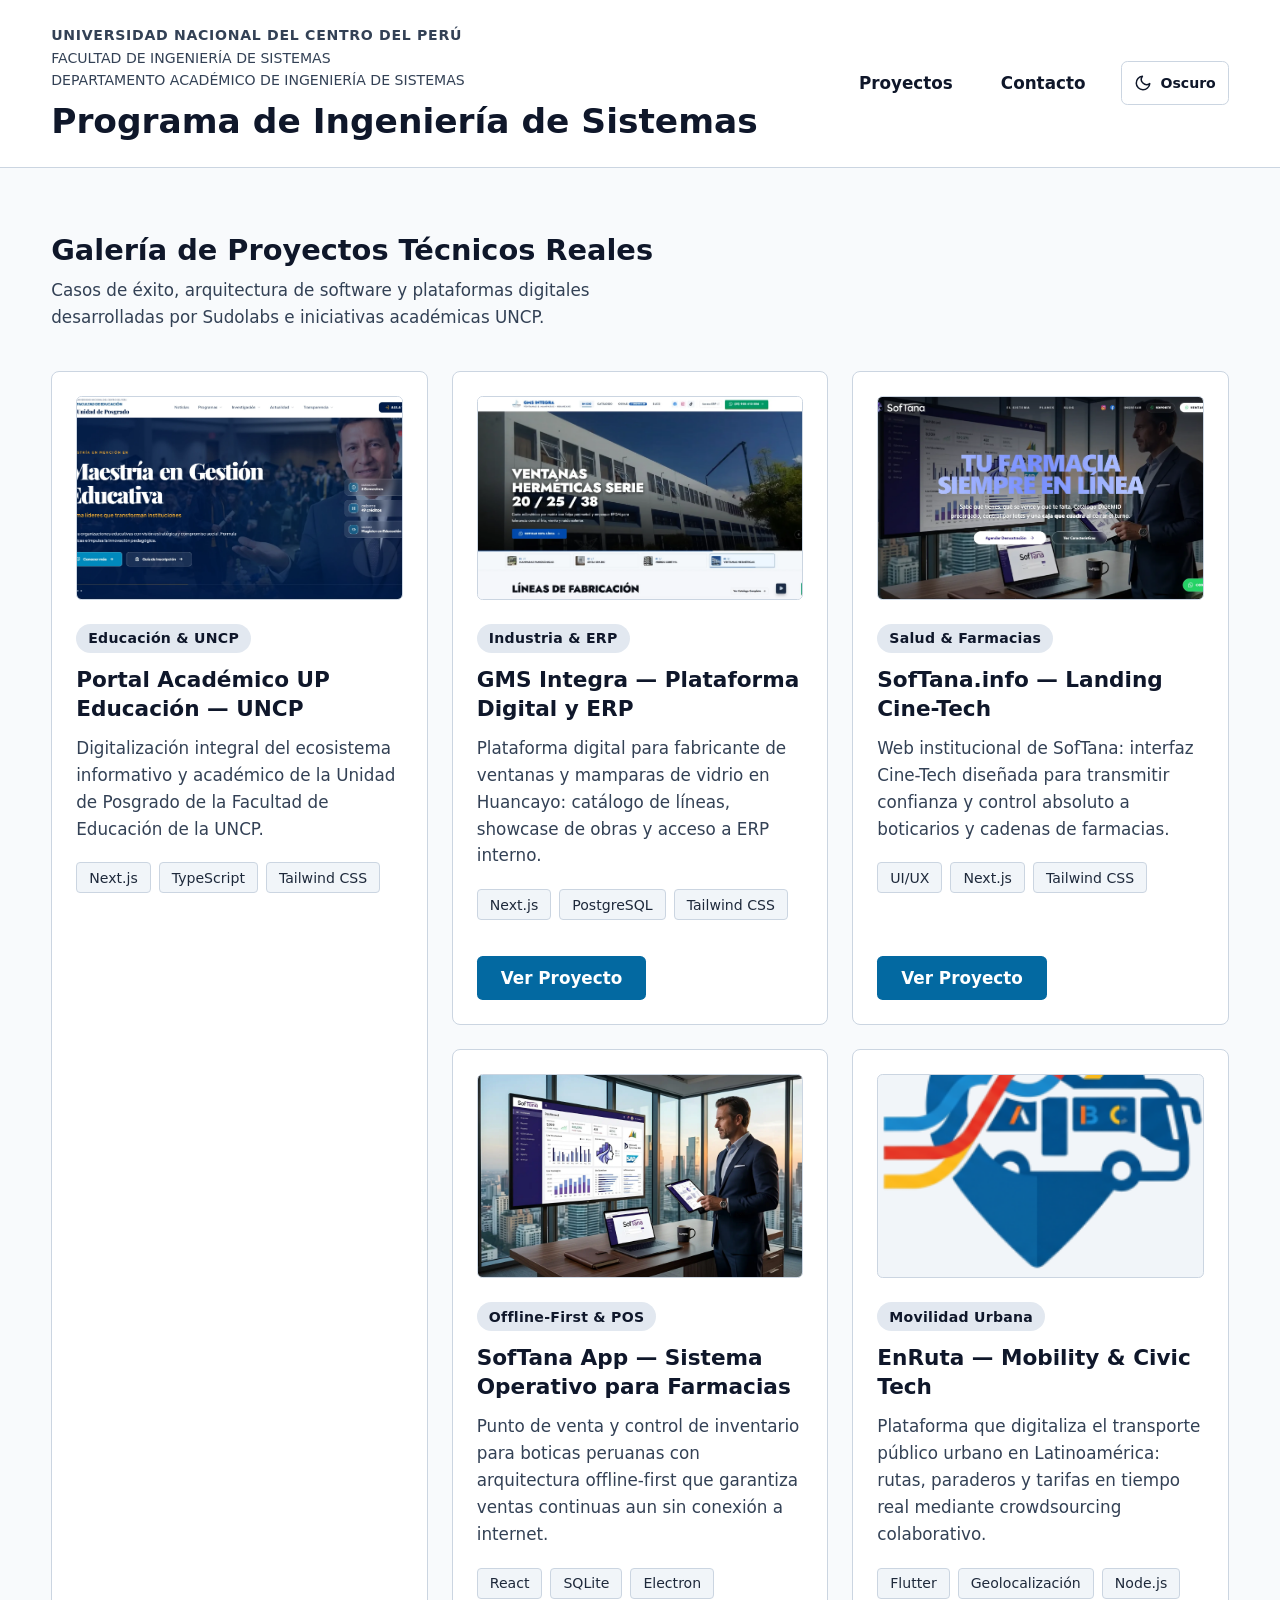
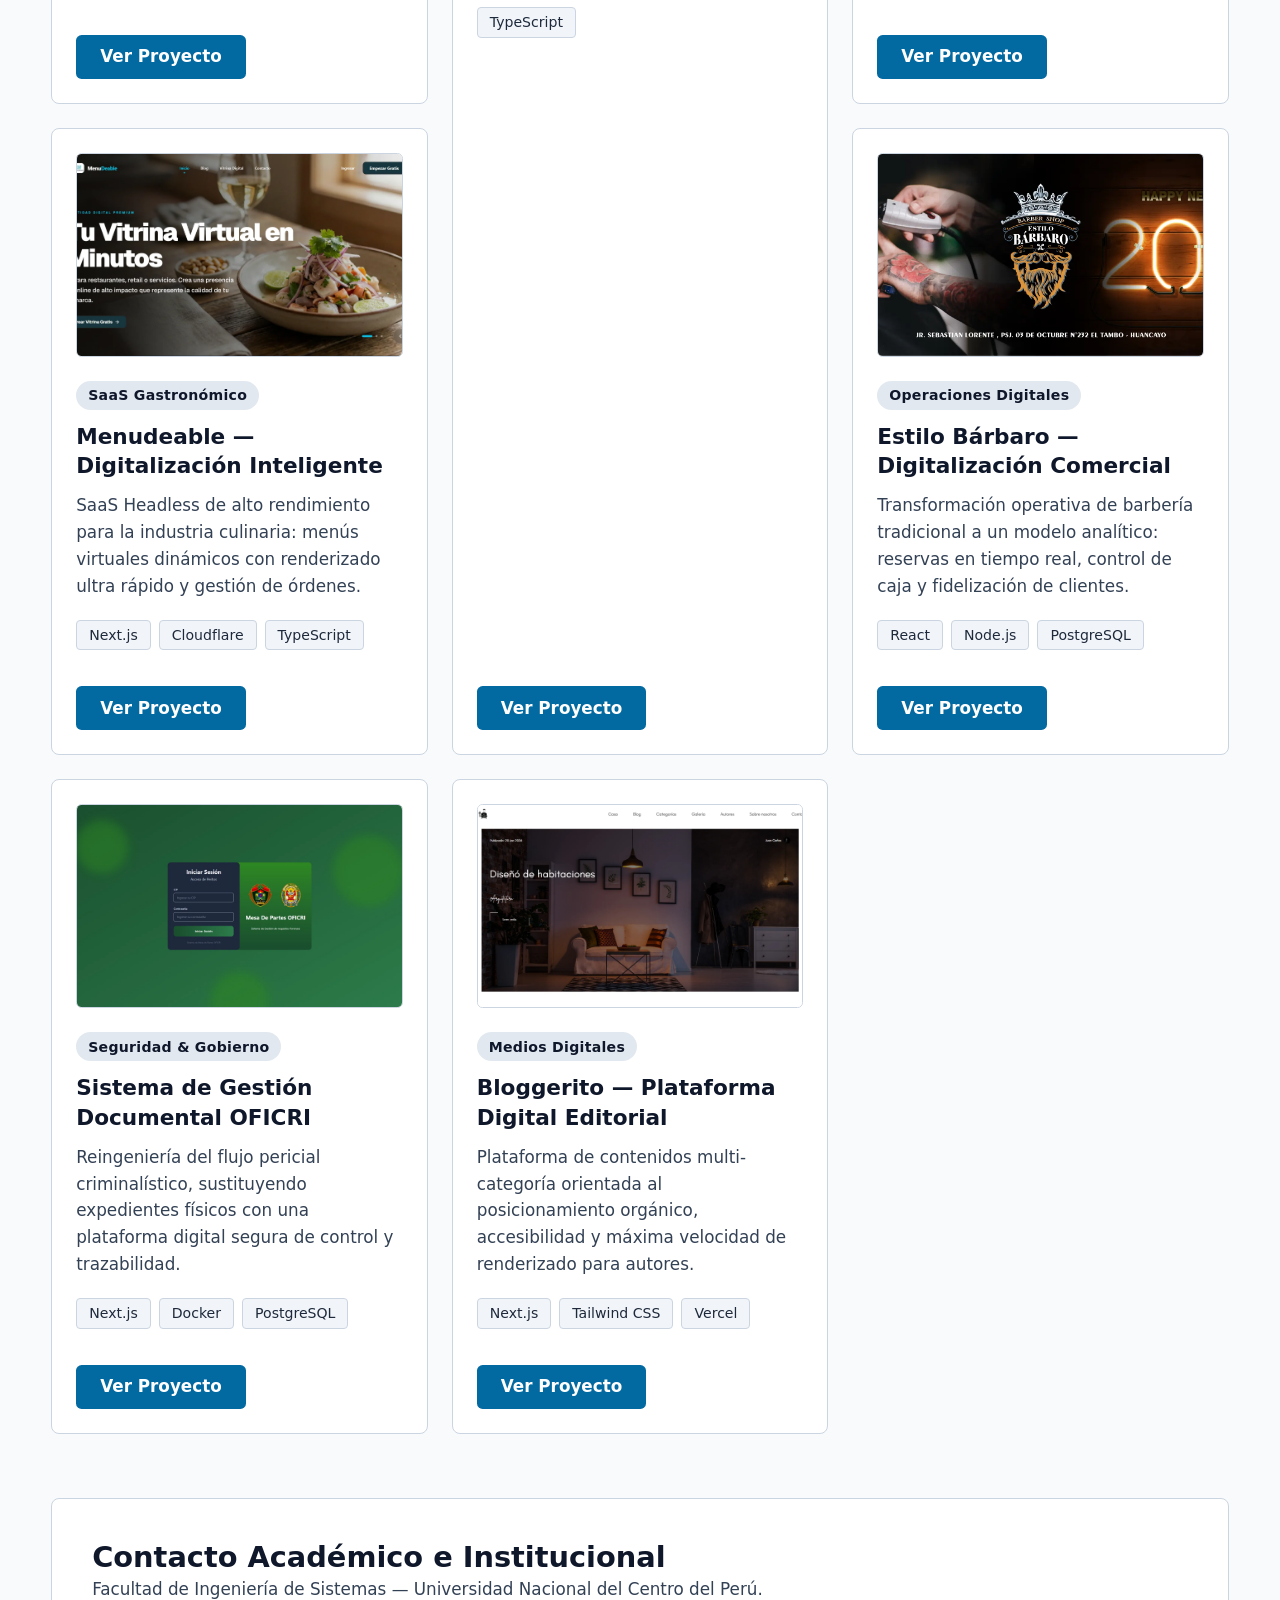
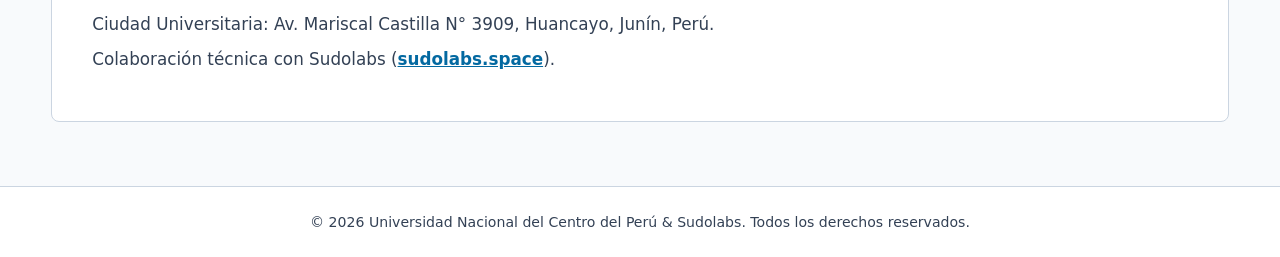
<file: index.html>
<!DOCTYPE html>
<html lang="es">
<head>
  <meta charset="UTF-8">
  <meta name="viewport" content="width=device-width, initial-scale=1.0">
  <meta name="description" content="Galería de Proyectos Técnicos de la Facultad de Ingeniería de Sistemas de la Universidad Nacional del Centro del Perú (UNCP) en colaboración con Sudolabs.">
  <title>Galería de Proyectos Técnicos | UNCP - FIS &amp; Sudolabs</title>
  <link rel="stylesheet" href="styles.css">
</head>
<body>

  <!-- Skip-link accesible visible al recibir foco -->
  <a href="#contenido-principal" class="skip-link">Saltar al contenido principal</a>

  <!-- Encabezado con información institucional y navegación semántica con ARIA -->
  <header class="site-header">
    <div class="contenedor header-inner">
      <div class="institucion">
        <p class="institucion__universidad">UNIVERSIDAD NACIONAL DEL CENTRO DEL PERÚ</p>
        <p class="institucion__facultad">FACULTAD DE INGENIERÍA DE SISTEMAS</p>
        <p class="institucion__departamento">DEPARTAMENTO ACADÉMICO DE INGENIERÍA DE SISTEMAS</p>
        <h1 class="institucion__programa">Programa de Ingeniería de Sistemas</h1>
      </div>
      <div class="header-actions">
        <nav class="main-nav" role="navigation" aria-label="Navegación principal">
          <ul class="nav-list">
            <li><a href="#proyectos" class="nav-link">Proyectos</a></li>
            <li><a href="#contacto" class="nav-link">Contacto</a></li>
          </ul>
        </nav>
        <!-- Botón accesible de Modo Claro/Oscuro -->
        <button type="button" id="theme-toggle-btn" class="theme-toggle-btn" aria-label="Cambiar tema de color" aria-pressed="false">
          <svg class="theme-icon theme-icon--sun" aria-hidden="true" width="18" height="18" viewBox="0 0 24 24" fill="none" stroke="currentColor" stroke-width="2" stroke-linecap="round" stroke-linejoin="round">
            <circle cx="12" cy="12" r="5"></circle>
            <line x1="12" y1="1" x2="12" y2="3"></line>
            <line x1="12" y1="21" x2="12" y2="23"></line>
            <line x1="4.22" y1="4.22" x2="5.64" y2="5.64"></line>
            <line x1="18.36" y1="18.36" x2="19.78" y2="19.78"></line>
            <line x1="1" y1="12" x2="3" y2="12"></line>
            <line x1="21" y1="12" x2="23" y2="12"></line>
            <line x1="4.22" y1="19.78" x2="5.64" y2="18.36"></line>
            <line x1="18.36" y1="5.64" x2="19.78" y2="4.22"></line>
          </svg>
          <svg class="theme-icon theme-icon--moon" aria-hidden="true" width="18" height="18" viewBox="0 0 24 24" fill="none" stroke="currentColor" stroke-width="2" stroke-linecap="round" stroke-linejoin="round">
            <path d="M21 12.79A9 9 0 1 1 11.21 3 7 7 0 0 0 21 12.79z"></path>
          </svg>
          <span class="theme-toggle-label" id="theme-toggle-text">Oscuro</span>
        </button>
      </div>
    </div>
  </header>

  <!-- Contenido principal semántico -->
  <main id="contenido-principal" class="site-main">
    <section id="proyectos" class="seccion-proyectos contenedor" aria-labelledby="titulo-proyectos">
      <header class="seccion-header">
        <h2 id="titulo-proyectos" class="seccion-titulo">Galería de Proyectos Técnicos Reales</h2>
        <p class="seccion-desc">Casos de éxito, arquitectura de software y plataformas digitales desarrolladas por Sudolabs e iniciativas académicas UNCP.</p>
      </header>

      <!-- Layout Híbrido: CSS Grid asimétrico (masonry) con Flexbox interno -->
      <div class="galeria-grid">

        <!-- Proyecto 1 (Destacado - Asimétrico) -->
        <article class="card card--destacada">
          <div class="card__media">
            <img src="assets/projects/up-educacion/portada.webp" alt="Captura de pantalla del Portal Académico de Posgrado de la Facultad de Educación UNCP" width="600" height="375" class="card__img">
          </div>
          <div class="card__cuerpo">
            <span class="badge">Educación &amp; UNCP</span>
            <h3 class="card__titulo">Portal Académico UP Educación — UNCP</h3>
            <p class="card__descripcion">
              Digitalización integral del ecosistema informativo y académico de la Unidad de Posgrado de la Facultad de Educación de la UNCP.
            </p>
            <div class="card__tags" aria-label="Tecnologías del Portal Académico UP Educación">
              <span class="tag">Next.js</span>
              <span class="tag">TypeScript</span>
              <span class="tag">Tailwind CSS</span>
            </div>
          </div>
          <footer class="card__footer">
            <a href="https://www.sudolabs.space/proyectos/up-educacion" target="_blank" rel="noopener noreferrer" class="btn-enlace" aria-label="Ver caso de estudio del Portal Académico UP Educación UNCP">Ver Proyecto</a>
          </footer>
        </article>

        <!-- Proyecto 2 -->
        <article class="card">
          <div class="card__media">
            <img src="assets/projects/gms-integra/portada.webp" alt="Vista del catálogo y ERP digital de GMS Integra" width="600" height="375" loading="lazy" class="card__img">
          </div>
          <div class="card__cuerpo">
            <span class="badge">Industria &amp; ERP</span>
            <h3 class="card__titulo">GMS Integra — Plataforma Digital y ERP</h3>
            <p class="card__descripcion">
              Plataforma digital para fabricante de ventanas y mamparas de vidrio en Huancayo: catálogo de líneas, showcase de obras y acceso a ERP interno.
            </p>
            <div class="card__tags" aria-label="Tecnologías de GMS Integra">
              <span class="tag">Next.js</span>
              <span class="tag">PostgreSQL</span>
              <span class="tag">Tailwind CSS</span>
            </div>
          </div>
          <footer class="card__footer">
            <a href="https://www.sudolabs.space/proyectos/gms-integra" target="_blank" rel="noopener noreferrer" class="btn-enlace" aria-label="Ver detalles de la plataforma GMS Integra">Ver Proyecto</a>
          </footer>
        </article>

        <!-- Proyecto 3 -->
        <article class="card">
          <div class="card__media">
            <img src="assets/projects/softana-info/portada.webp" alt="Diseño Cine-Tech de la web institucional de SofTana" width="600" height="375" loading="lazy" class="card__img">
          </div>
          <div class="card__cuerpo">
            <span class="badge">Salud &amp; Farmacias</span>
            <h3 class="card__titulo">SofTana.info — Landing Cine-Tech</h3>
            <p class="card__descripcion">
              Web institucional de SofTana: interfaz Cine-Tech diseñada para transmitir confianza y control absoluto a boticarios y cadenas de farmacias.
            </p>
            <div class="card__tags" aria-label="Tecnologías de SofTana Info">
              <span class="tag">UI/UX</span>
              <span class="tag">Next.js</span>
              <span class="tag">Tailwind CSS</span>
            </div>
          </div>
          <footer class="card__footer">
            <a href="https://www.sudolabs.space/proyectos/softana-info" target="_blank" rel="noopener noreferrer" class="btn-enlace" aria-label="Ver landing institucional de SofTana">Ver Proyecto</a>
          </footer>
        </article>

        <!-- Proyecto 4 (Destacado - Asimétrico) -->
        <article class="card card--destacada">
          <div class="card__media">
            <img src="assets/projects/softana-app/portada.webp" alt="Panel de control e inventario offline en SofTana App" width="600" height="375" loading="lazy" class="card__img">
          </div>
          <div class="card__cuerpo">
            <span class="badge">Offline-First &amp; POS</span>
            <h3 class="card__titulo">SofTana App — Sistema Operativo para Farmacias</h3>
            <p class="card__descripcion">
              Punto de venta y control de inventario para boticas peruanas con arquitectura offline-first que garantiza ventas continuas aun sin conexión a internet.
            </p>
            <div class="card__tags" aria-label="Tecnologías de SofTana App">
              <span class="tag">React</span>
              <span class="tag">SQLite</span>
              <span class="tag">Electron</span>
              <span class="tag">TypeScript</span>
            </div>
          </div>
          <footer class="card__footer">
            <a href="https://www.sudolabs.space/proyectos/softana-app" target="_blank" rel="noopener noreferrer" class="btn-enlace" aria-label="Ver sistema de punto de venta SofTana App">Ver Proyecto</a>
          </footer>
        </article>

        <!-- Proyecto 5 -->
        <article class="card">
          <div class="card__media">
            <img src="assets/projects/enruta/logo.webp" alt="Identidad visual de la plataforma EnRuta Mobility" width="600" height="375" loading="lazy" class="card__img">
          </div>
          <div class="card__cuerpo">
            <span class="badge">Movilidad Urbana</span>
            <h3 class="card__titulo">EnRuta — Mobility &amp; Civic Tech</h3>
            <p class="card__descripcion">
              Plataforma que digitaliza el transporte público urbano en Latinoamérica: rutas, paraderos y tarifas en tiempo real mediante crowdsourcing colaborativo.
            </p>
            <div class="card__tags" aria-label="Tecnologías de EnRuta">
              <span class="tag">Flutter</span>
              <span class="tag">Geolocalización</span>
              <span class="tag">Node.js</span>
            </div>
          </div>
          <footer class="card__footer">
            <a href="https://www.sudolabs.space/proyectos/enruta" target="_blank" rel="noopener noreferrer" class="btn-enlace" aria-label="Ver detalles de EnRuta Mobility">Ver Proyecto</a>
          </footer>
        </article>

        <!-- Proyecto 6 -->
        <article class="card">
          <div class="card__media">
            <img src="assets/projects/menudeable/portada.webp" alt="Vitrinas interactivas gastronómicas en Menudeable" width="600" height="375" loading="lazy" class="card__img">
          </div>
          <div class="card__cuerpo">
            <span class="badge">SaaS Gastronómico</span>
            <h3 class="card__titulo">Menudeable — Digitalización Inteligente</h3>
            <p class="card__descripcion">
              SaaS Headless de alto rendimiento para la industria culinaria: menús virtuales dinámicos con renderizado ultra rápido y gestión de órdenes.
            </p>
            <div class="card__tags" aria-label="Tecnologías de Menudeable">
              <span class="tag">Next.js</span>
              <span class="tag">Cloudflare</span>
              <span class="tag">TypeScript</span>
            </div>
          </div>
          <footer class="card__footer">
            <a href="https://www.sudolabs.space/proyectos/menudeable" target="_blank" rel="noopener noreferrer" class="btn-enlace" aria-label="Ver plataforma SaaS Menudeable">Ver Proyecto</a>
          </footer>
        </article>

        <!-- Proyecto 7 -->
        <article class="card">
          <div class="card__media">
            <img src="assets/projects/estilo-barbaro/portada.webp" alt="Panel de reservas y finanzas de Estilo Bárbaro" width="600" height="375" loading="lazy" class="card__img">
          </div>
          <div class="card__cuerpo">
            <span class="badge">Operaciones Digitales</span>
            <h3 class="card__titulo">Estilo Bárbaro — Digitalización Comercial</h3>
            <p class="card__descripcion">
              Transformación operativa de barbería tradicional a un modelo analítico: reservas en tiempo real, control de caja y fidelización de clientes.
            </p>
            <div class="card__tags" aria-label="Tecnologías de Estilo Bárbaro">
              <span class="tag">React</span>
              <span class="tag">Node.js</span>
              <span class="tag">PostgreSQL</span>
            </div>
          </div>
          <footer class="card__footer">
            <a href="https://www.sudolabs.space/proyectos/estilo-barbaro" target="_blank" rel="noopener noreferrer" class="btn-enlace" aria-label="Ver caso de estudio de Estilo Bárbaro">Ver Proyecto</a>
          </footer>
        </article>

        <!-- Proyecto 8 -->
        <article class="card">
          <div class="card__media">
            <img src="assets/projects/oficri-pnp/portada.webp" alt="Módulo de digitalización documental criminalística OFICRI" width="600" height="375" loading="lazy" class="card__img">
          </div>
          <div class="card__cuerpo">
            <span class="badge">Seguridad &amp; Gobierno</span>
            <h3 class="card__titulo">Sistema de Gestión Documental OFICRI</h3>
            <p class="card__descripcion">
              Reingeniería del flujo pericial criminalístico, sustituyendo expedientes físicos con una plataforma digital segura de control y trazabilidad.
            </p>
            <div class="card__tags" aria-label="Tecnologías de OFICRI">
              <span class="tag">Next.js</span>
              <span class="tag">Docker</span>
              <span class="tag">PostgreSQL</span>
            </div>
          </div>
          <footer class="card__footer">
            <a href="https://www.sudolabs.space/proyectos/oficri-pnp" target="_blank" rel="noopener noreferrer" class="btn-enlace" aria-label="Ver detalles del sistema documental OFICRI">Ver Proyecto</a>
          </footer>
        </article>

        <!-- Proyecto 9 -->
        <article class="card">
          <div class="card__media">
            <img src="assets/projects/bloggerito/portada.webp" alt="Interfaz editorial y catálogo de artículos en Bloggerito" width="600" height="375" loading="lazy" class="card__img">
          </div>
          <div class="card__cuerpo">
            <span class="badge">Medios Digitales</span>
            <h3 class="card__titulo">Bloggerito — Plataforma Digital Editorial</h3>
            <p class="card__descripcion">
              Plataforma de contenidos multi-categoría orientada al posicionamiento orgánico, accesibilidad y máxima velocidad de renderizado para autores.
            </p>
            <div class="card__tags" aria-label="Tecnologías de Bloggerito">
              <span class="tag">Next.js</span>
              <span class="tag">Tailwind CSS</span>
              <span class="tag">Vercel</span>
            </div>
          </div>
          <footer class="card__footer">
            <a href="https://www.sudolabs.space/proyectos/bloggerito" target="_blank" rel="noopener noreferrer" class="btn-enlace" aria-label="Ver plataforma digital Bloggerito">Ver Proyecto</a>
          </footer>
        </article>

      </div>
    </section>

    <!-- Sección de contacto/institucional accesible -->
    <section id="contacto" class="seccion-contacto contenedor" aria-labelledby="titulo-contacto">
      <h2 id="titulo-contacto" class="seccion-titulo">Contacto Académico e Institucional</h2>
      <p>Facultad de Ingeniería de Sistemas — Universidad Nacional del Centro del Perú.</p>
      <p>Ciudad Universitaria: Av. Mariscal Castilla N° 3909, Huancayo, Junín, Perú.</p>
      <p>Colaboración técnica con Sudolabs (<a href="https://www.sudolabs.space" target="_blank" rel="noopener noreferrer" class="link-externo">sudolabs.space</a>).</p>
    </section>
  </main>

  <!-- Pie de página semántico -->
  <footer class="site-footer">
    <div class="contenedor footer-inner">
      <p>&copy; 2026 Universidad Nacional del Centro del Perú &amp; Sudolabs. Todos los derechos reservados.</p>
    </div>
  </footer>

  <!-- Script accesible para alternar tema y respetar prefers-color-scheme -->
  <script>
    const btnTema = document.getElementById('theme-toggle-btn');
    const textoBtnTema = document.getElementById('theme-toggle-text');
    const mediaQueryDark = window.matchMedia('(prefers-color-scheme: dark)');

    function setTema(esOscuro) {
      document.documentElement.setAttribute('data-theme', esOscuro ? 'dark' : 'light');
      btnTema.setAttribute('aria-pressed', esOscuro ? 'true' : 'false');
      btnTema.setAttribute('aria-label', esOscuro ? 'Cambiar a modo claro' : 'Cambiar a modo oscuro');
      if (textoBtnTema) {
        textoBtnTema.textContent = esOscuro ? 'Claro' : 'Oscuro';
      }
    }

    // Inicialización: preferencia guardada o valor del sistema
    const temaGuardado = localStorage.getItem('theme-preference');
    if (temaGuardado) {
      setTema(temaGuardado === 'dark');
    } else {
      setTema(mediaQueryDark.matches);
    }

    // Escucha cambios del sistema operativo si el usuario no guardó preferencia
    mediaQueryDark.addEventListener('change', (e) => {
      if (!localStorage.getItem('theme-preference')) {
        setTema(e.matches);
      }
    });

    // Clic manual en el botón
    btnTema.addEventListener('click', () => {
      const temaActual = document.documentElement.getAttribute('data-theme');
      const nuevoTemaEsOscuro = temaActual !== 'dark';
      setTema(nuevoTemaEsOscuro);
      localStorage.setItem('theme-preference', nuevoTemaEsOscuro ? 'dark' : 'light');
    });
  </script>
</body>
</html>
</file>
<file: styles.css>
/* ==========================================================================
   SISTEMA DE VARIABLES Y TOKENS DE DISEÑO
   Tipografía y espaciado fluidos usando clamp(), calc() y sin px en contenedores
   ========================================================================== */

:root {
  /* Paleta cromática en Modo Claro (cumplimiento estricto WCAG AAA / AA) */
  --color-fondo: #f8fafc;
  --color-superficie: #ffffff;
  --color-texto-principal: #0f172a;   /* Ratio > 19:1 sobre fondo claro */
  --color-texto-secundario: #334155;  /* Ratio > 9:1 sobre fondo claro */
  --color-borde: #cbd5e1;
  --color-acento: #0369a1;            /* Ratio > 5.8:1 sobre blanco */
  --color-acento-texto: #ffffff;
  --color-badge-fondo: #e2e8f0;
  --color-badge-texto: #0f172a;
  --color-tag-fondo: #f1f5f9;
  --color-tag-texto: #1e293b;
  --color-foco: #ea580c;              /* Contraste visible para navegación teclado */

  /* Espaciado modular fluido con calc() */
  --espacio-base: 1rem;
  --espacio-xs: calc(var(--espacio-base) * 0.5);
  --espacio-sm: calc(var(--espacio-base) * 0.75);
  --espacio-md: calc(var(--espacio-base) * 1.5);
  --espacio-lg: calc(var(--espacio-base) * 2.5);
  --espacio-xl: calc(var(--espacio-base) * 4);

  /* Tipografía fluida con clamp() */
  --fuente-familia: system-ui, -apple-system, "Segoe UI", Roboto, Helvetica, Arial, sans-serif;
  --tamano-h1: clamp(1.35rem, 2.5vw + 0.75rem, 2.15rem);
  --tamano-h2: clamp(1.2rem, 2vw + 0.6rem, 1.8rem);
  --tamano-h3: clamp(1.05rem, 1.2vw + 0.5rem, 1.35rem);
  --tamano-cuerpo: clamp(0.95rem, 0.45vw + 0.8rem, 1.05rem);
  --tamano-pequeno: clamp(0.8rem, 0.35vw + 0.7rem, 0.88rem);

  /* Transición suave global para cambio de tema */
  --transicion-suave: background-color 0.3s ease, color 0.3s ease, border-color 0.3s ease, box-shadow 0.3s ease;
}

/* ==========================================================================
   MODO OSCURO (prefers-color-scheme: dark)
   Transición sin recarga preservando ratios de contraste accesibles
   ========================================================================== */

@media (prefers-color-scheme: dark) {
  :root:not([data-theme="light"]) {
    --color-fondo: #0b1120;
    --color-superficie: #1e293b;
    --color-texto-principal: #f8fafc;   /* Ratio > 15:1 sobre superficie oscura */
    --color-texto-secundario: #cbd5e1;  /* Ratio > 9:1 sobre superficie oscura */
    --color-borde: #334155;
    --color-acento: #38bdf8;            /* Ratio > 7.5:1 sobre superficie oscura */
    --color-acento-texto: #0b1120;
    --color-badge-fondo: #0f172a;
    --color-badge-texto: #38bdf8;
    --color-tag-fondo: #0f172a;
    --color-tag-texto: #e2e8f0;
    --color-foco: #fbbf24;
  }
}

[data-theme="dark"] {
  --color-fondo: #0b1120;
  --color-superficie: #1e293b;
  --color-texto-principal: #f8fafc;
  --color-texto-secundario: #cbd5e1;
  --color-borde: #334155;
  --color-acento: #38bdf8;
  --color-acento-texto: #0b1120;
  --color-badge-fondo: #0f172a;
  --color-badge-texto: #38bdf8;
  --color-tag-fondo: #0f172a;
  --color-tag-texto: #e2e8f0;
  --color-foco: #fbbf24;
}

/* ==========================================================================
   RESET BÁSICO Y ACCESIBILIDAD GENERAL
   ========================================================================== */

*,
*::before,
*::after {
  box-sizing: border-box;
  margin: 0;
  padding: 0;
}

html {
  font-size: 100%;
  scroll-behavior: smooth;
}

body {
  font-family: var(--fuente-familia);
  font-size: var(--tamano-cuerpo);
  line-height: 1.6;
  color: var(--color-texto-principal);
  background-color: var(--color-fondo);
  transition: var(--transicion-suave);
  min-height: 100vh;
  display: flex;
  flex-direction: column;
}

/* Indicador de foco visible de alta visibilidad para accesibilidad */
:focus-visible {
  outline: 0.2rem solid var(--color-foco);
  outline-offset: 0.2rem;
}

/* ==========================================================================
   SKIP-LINK (Salto accesible para usuarios de teclado y lectores de pantalla)
   ========================================================================== */

.skip-link {
  position: absolute;
  top: -999rem;
  left: 1rem;
  z-index: 1000;
  padding: var(--espacio-sm) var(--espacio-md);
  background-color: var(--color-texto-principal);
  color: var(--color-fondo);
  font-weight: 700;
  text-decoration: none;
  border-radius: 0.35rem;
  transition: top 0.2s ease;
}

.skip-link:focus,
.skip-link:focus-visible {
  top: 1rem;
}

/* ==========================================================================
   CONTENEDORES Y ESTRUCTURA GENERAL (Sin px fijos)
   ========================================================================== */

.contenedor {
  width: min(92%, 75rem);
  margin-inline: auto;
}

/* Encabezado Institucional */
.site-header {
  background-color: var(--color-superficie);
  border-bottom: 0.08rem solid var(--color-borde);
  padding-block: var(--espacio-md);
  transition: var(--transicion-suave);
}

.header-inner {
  display: flex;
  flex-direction: column;
  gap: var(--espacio-md);
}

@media (min-width: 48rem) {
  .header-inner {
    flex-direction: row;
    justify-content: space-between;
    align-items: center;
  }
}

.institucion__universidad {
  font-size: var(--tamano-pequeno);
  font-weight: 700;
  letter-spacing: 0.05em;
  color: var(--color-texto-secundario);
}

.institucion__facultad,
.institucion__departamento {
  font-size: var(--tamano-pequeno);
  color: var(--color-texto-secundario);
}

.institucion__programa {
  font-size: var(--tamano-h1);
  color: var(--color-texto-principal);
  margin-top: var(--espacio-xs);
  line-height: 1.25;
}

.header-actions {
  display: flex;
  align-items: center;
  gap: var(--espacio-md);
  flex-wrap: wrap;
}

/* Navegación accesible */
.nav-list {
  display: flex;
  list-style: none;
  gap: var(--espacio-md);
}

.nav-link {
  display: inline-flex;
  align-items: center;
  min-height: 2.75rem; /* Tamaño táctil accesible >= 44px para Lighthouse */
  padding-inline: var(--espacio-sm);
  color: var(--color-texto-principal);
  text-decoration: none;
  font-weight: 600;
  border-radius: 0.25rem;
  transition: color 0.2s ease;
}

.nav-link:hover {
  color: var(--color-acento);
  text-decoration: underline;
}

/* Botón accesible de alternancia de tema */
.theme-toggle-btn {
  display: inline-flex;
  align-items: center;
  gap: var(--espacio-xs);
  min-height: 2.75rem; /* Tamaño táctil accesible >= 44px */
  padding-inline: var(--espacio-sm);
  background-color: var(--color-superficie);
  color: var(--color-texto-principal);
  border: 0.08rem solid var(--color-borde);
  border-radius: 0.4rem;
  font-family: inherit;
  font-size: var(--tamano-pequeno);
  font-weight: 600;
  cursor: pointer;
  transition: var(--transicion-suave);
}

.theme-toggle-btn:hover {
  border-color: var(--color-acento);
  color: var(--color-acento);
}

/* Visibilidad de iconos Sol/Luna según estado */
.theme-icon--sun {
  display: none;
}
.theme-icon--moon {
  display: block;
}

[data-theme="dark"] .theme-icon--sun {
  display: block;
}
[data-theme="dark"] .theme-icon--moon {
  display: none;
}

@media (prefers-color-scheme: dark) {
  :root:not([data-theme="light"]) .theme-icon--sun {
    display: block;
  }
  :root:not([data-theme="light"]) .theme-icon--moon {
    display: none;
  }
}

/* ==========================================================================
   CONTENIDO PRINCIPAL Y SECCIONES
   ========================================================================== */

.site-main {
  flex: 1;
  padding-block: var(--espacio-xl);
}

.seccion-header {
  margin-bottom: var(--espacio-lg);
}

.seccion-titulo {
  font-size: var(--tamano-h2);
  color: var(--color-texto-principal);
  line-height: 1.3;
}

.seccion-desc {
  color: var(--color-texto-secundario);
  margin-top: var(--espacio-xs);
  max-width: 55ch;
}

/* ==========================================================================
   LAYOUT HÍBRIDO: GRID (Estructura general) + FLEXBOX (Filas y tarjetas)
   Alineación asimétrica tipo masonry sin JavaScript
   ========================================================================== */

.galeria-grid {
  display: grid;
  grid-template-columns: repeat(auto-fill, minmax(18rem, 1fr));
  grid-auto-flow: dense; /* Relleno dinámico y fluido de huecos */
  gap: var(--espacio-md);
}

/* Masonry asimétrico en pantallas medianas y grandes */
@media (min-width: 54rem) {
  .card--destacada {
    grid-row: span 2;
  }
}

/* ==========================================================================
   TARJETA DE PROYECTO (ARTICLE) - Flexbox Interno
   ========================================================================== */

.card {
  background-color: var(--color-superficie);
  border: 0.08rem solid var(--color-borde);
  border-radius: 0.5rem;
  padding: var(--espacio-md);
  display: flex;
  flex-direction: column;
  justify-content: space-between;
  gap: var(--espacio-md);
  transition: var(--transicion-suave);
  overflow: hidden;
}

.card:hover {
  border-color: var(--color-acento);
  box-shadow: 0 0.5rem 1rem -0.25rem rgba(0, 0, 0, 0.1);
}

/* Media/Imagen de la tarjeta */
.card__media {
  width: 100%;
  aspect-ratio: 16 / 10;
  overflow: hidden;
  border-radius: 0.35rem;
  background-color: var(--color-tag-fondo);
  border: 0.05rem solid var(--color-borde);
}

.card__img {
  width: 100%;
  height: 100%;
  object-fit: cover;
  display: block;
  transition: transform 0.3s ease;
}

.card:hover .card__img {
  transform: scale(1.04);
}

.card__cuerpo {
  display: flex;
  flex-direction: column;
  gap: var(--espacio-sm);
}

.badge {
  align-self: flex-start;
  font-size: var(--tamano-pequeno);
  font-weight: 700;
  padding: calc(var(--espacio-xs) * 0.4) var(--espacio-sm);
  background-color: var(--color-badge-fondo);
  color: var(--color-badge-texto);
  border-radius: 2rem;
  letter-spacing: 0.02em;
}

.card__titulo {
  font-size: var(--tamano-h3);
  color: var(--color-texto-principal);
  line-height: 1.35;
}

.card__descripcion {
  color: var(--color-texto-secundario);
  font-size: var(--tamano-cuerpo);
}

/* Flexbox para etiquetas de tecnologías */
.card__tags {
  display: flex;
  flex-wrap: wrap;
  gap: var(--espacio-xs);
  margin-top: var(--espacio-xs);
}

.tag {
  font-size: var(--tamano-pequeno);
  padding: calc(var(--espacio-xs) * 0.4) var(--espacio-sm);
  background-color: var(--color-tag-fondo);
  color: var(--color-tag-texto);
  border: 0.05rem solid var(--color-borde);
  border-radius: 0.25rem;
}

/* Pie de tarjeta con botón accesible */
.card__footer {
  margin-top: auto;
  padding-top: var(--espacio-sm);
}

.btn-enlace {
  display: inline-flex;
  align-items: center;
  justify-content: center;
  min-height: 2.75rem; /* Tamaño táctil accesible >= 44px para Lighthouse */
  padding-inline: var(--espacio-md);
  background-color: var(--color-acento);
  color: var(--color-acento-texto);
  text-decoration: none;
  font-weight: 600;
  border-radius: 0.35rem;
  transition: opacity 0.2s ease, transform 0.2s ease;
}

.btn-enlace:hover {
  opacity: 0.9;
  transform: translateY(-0.1rem);
}

/* ==========================================================================
   SECCIÓN CONTACTO Y FOOTER SEMÁNTICO
   ========================================================================== */

.seccion-contacto {
  margin-top: var(--espacio-xl);
  padding: var(--espacio-lg);
  background-color: var(--color-superficie);
  border: 0.08rem solid var(--color-borde);
  border-radius: 0.5rem;
  transition: var(--transicion-suave);
}

.seccion-contacto p {
  color: var(--color-texto-secundario);
  margin-bottom: var(--espacio-xs);
}

.link-externo {
  color: var(--color-acento);
  text-decoration: underline;
  font-weight: 600;
}

.link-externo:hover {
  text-decoration: none;
}

.site-footer {
  background-color: var(--color-superficie);
  border-top: 0.08rem solid var(--color-borde);
  padding-block: var(--espacio-md);
  margin-top: auto;
  transition: var(--transicion-suave);
}

.footer-inner {
  text-align: center;
  font-size: var(--tamano-pequeno);
  color: var(--color-texto-secundario);
}
</file>
